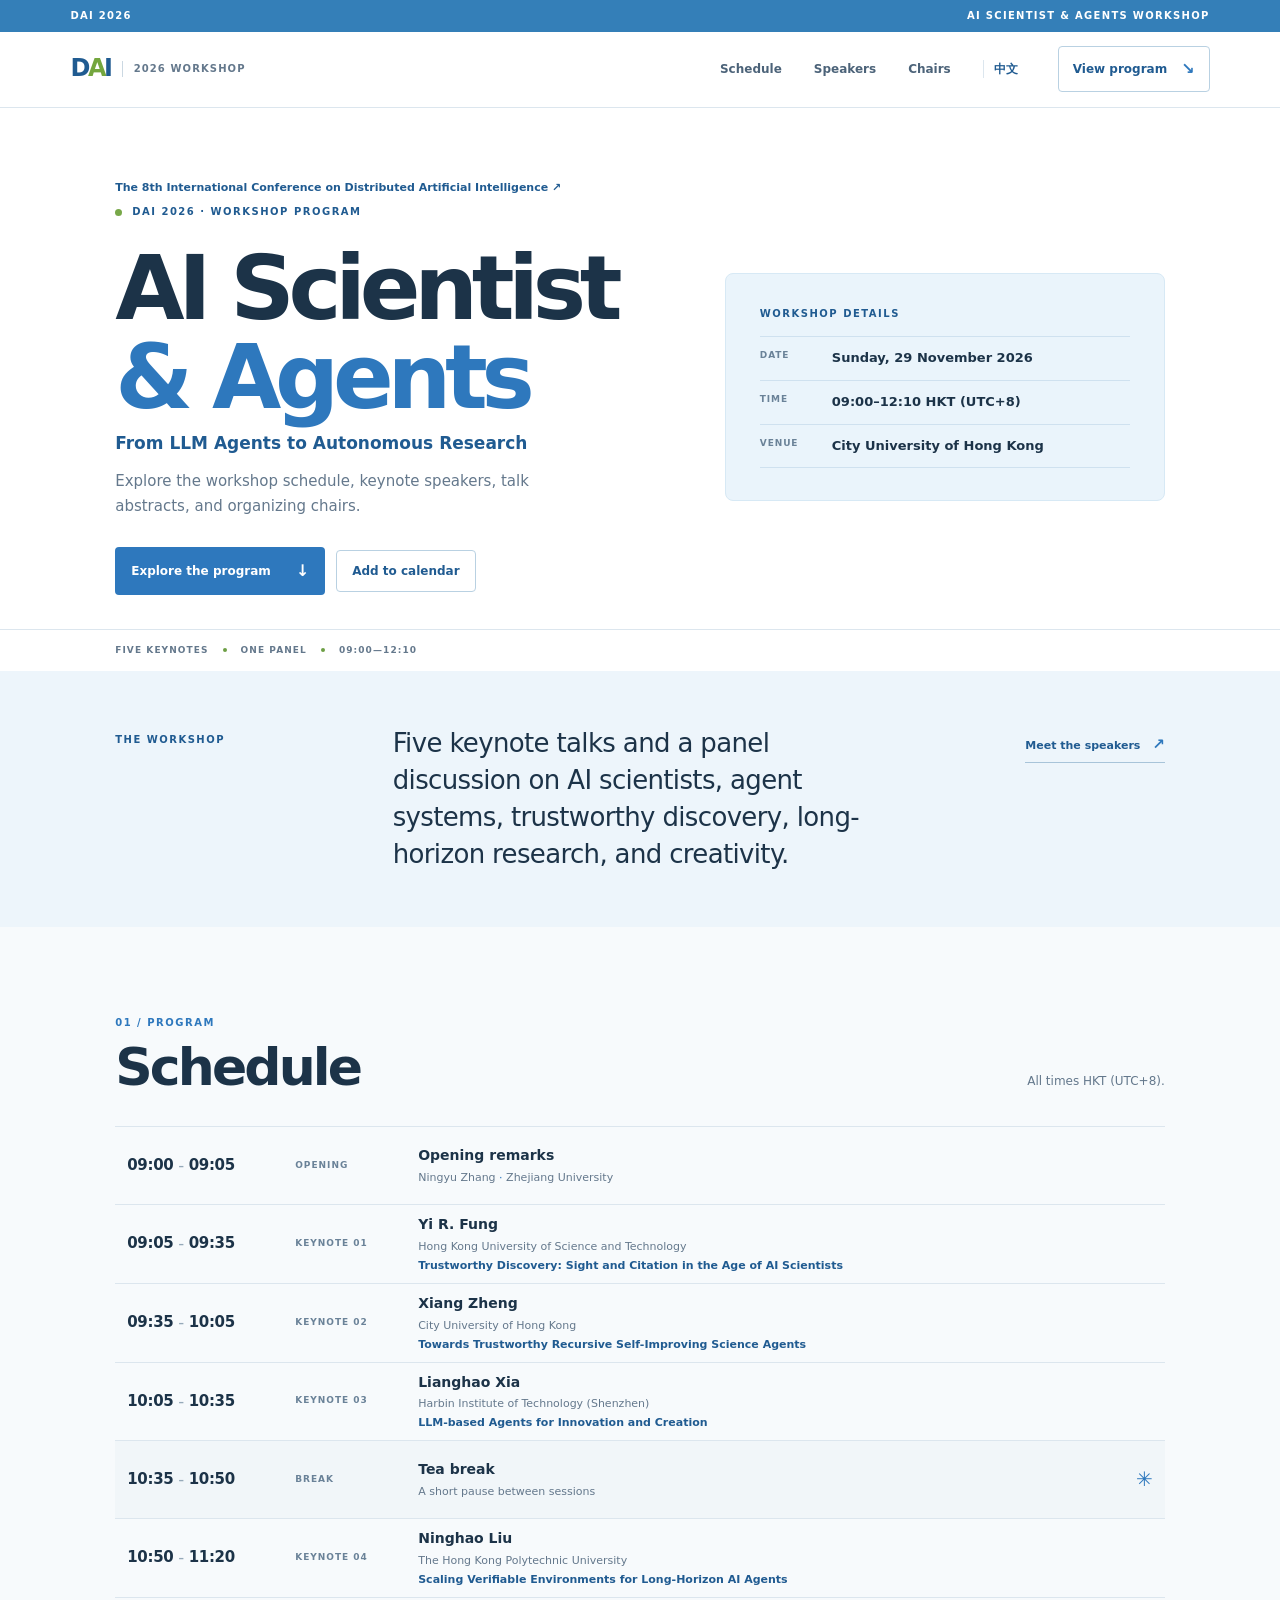
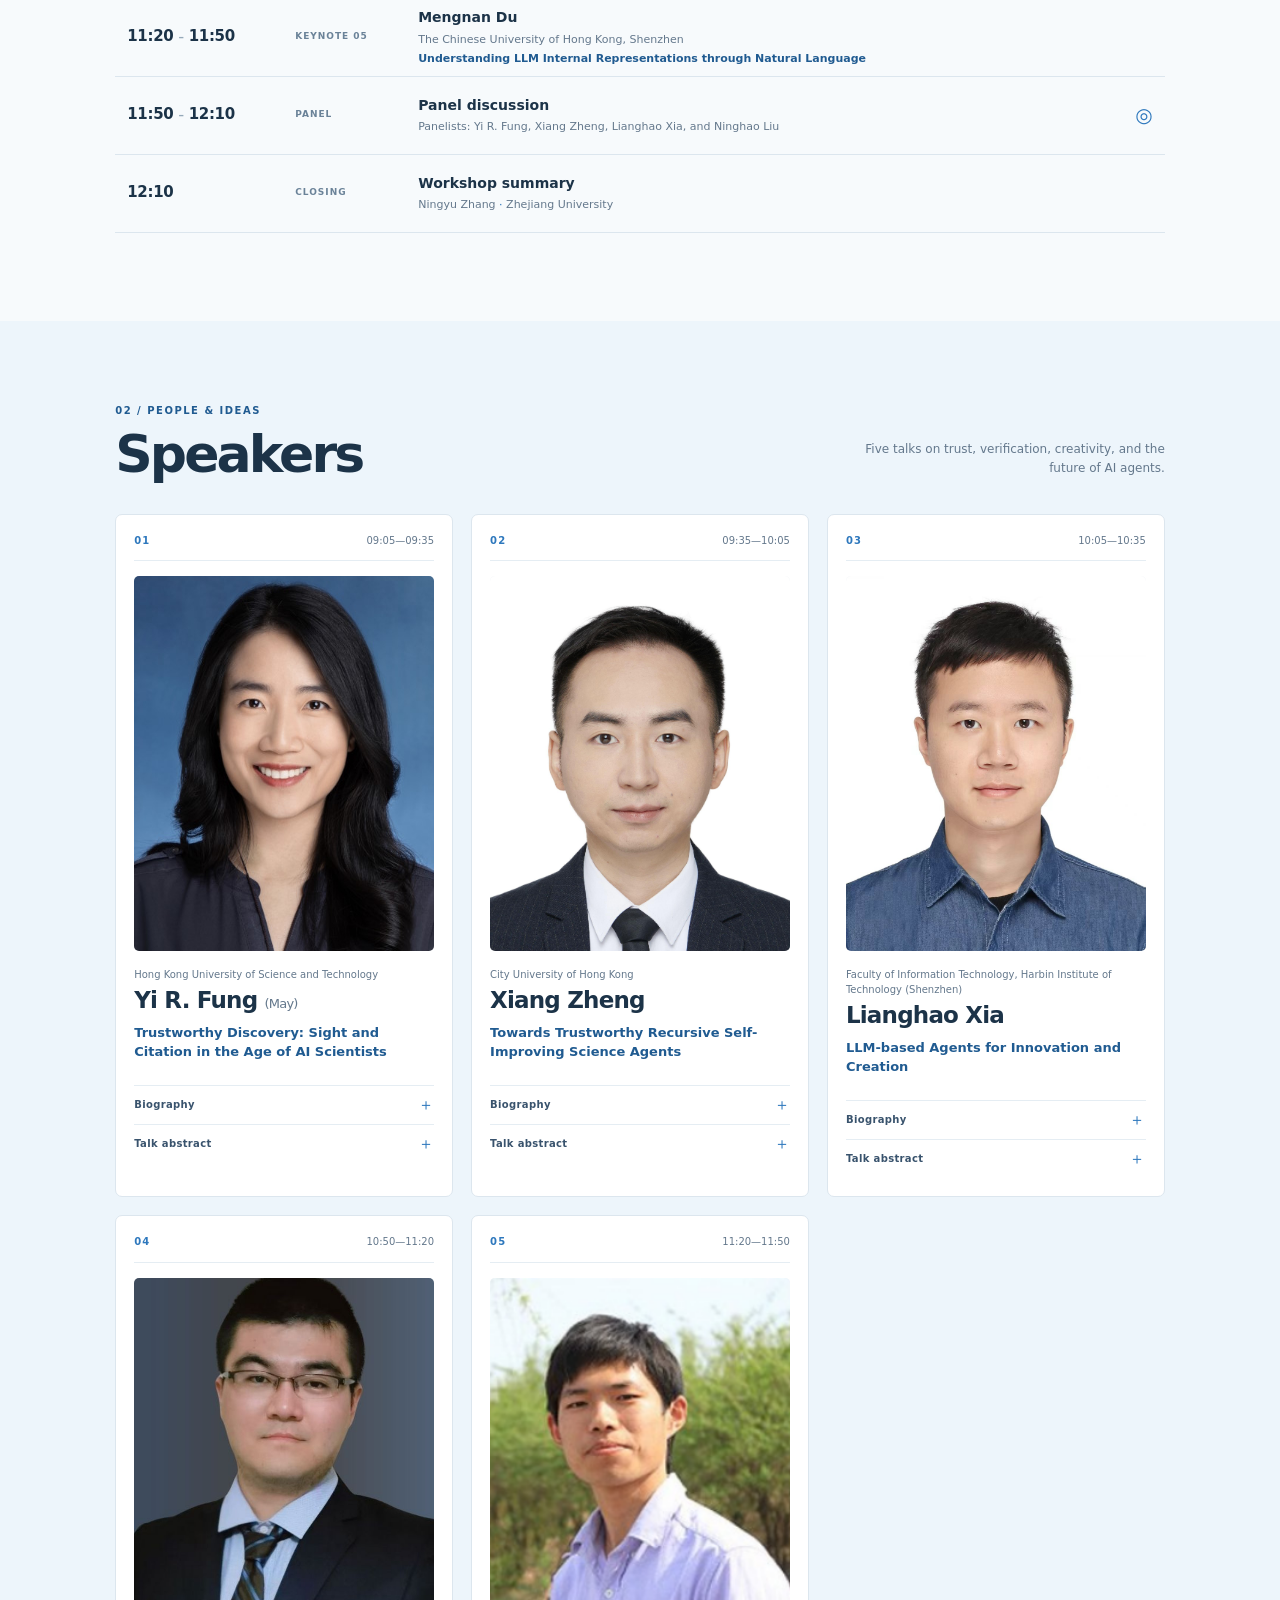
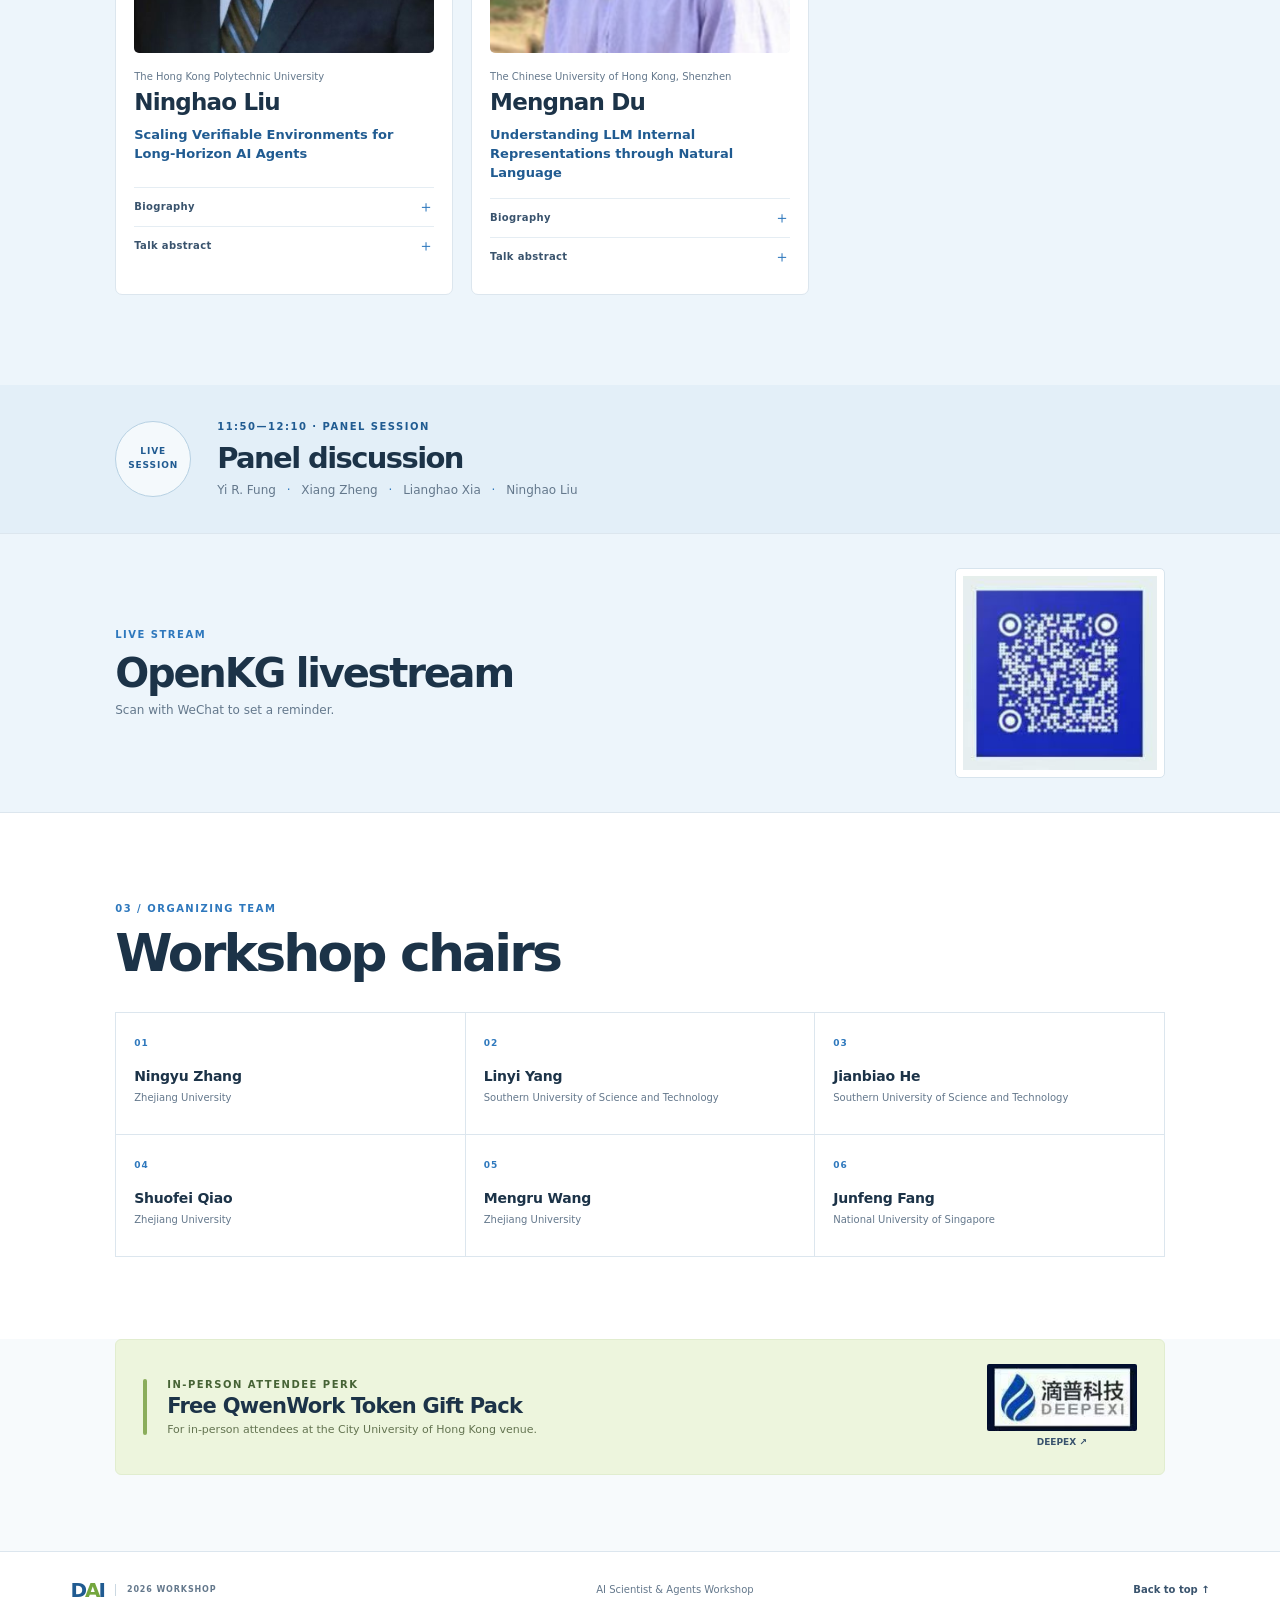
<file: index.html>
<!doctype html>
<html lang="en">
  <head>
    <meta charset="utf-8" />
    <meta name="viewport" content="width=device-width, initial-scale=1" />
    <meta
      name="description"
      content="DAI 2026 AI Scientist & Agents Workshop: program schedule, speakers, talks, and chairs."
    />
    <meta name="theme-color" content="#101d31" />
    <title>DAI 2026 — AI Scientist &amp; Agents Workshop</title>
    <link rel="stylesheet" href="./styles.css" />
  </head>
  <body>
    <div class="topline"><span>DAI 2026</span><span>AI Scientist &amp; Agents Workshop</span></div>
    <header class="site-header">
      <a class="wordmark" href="#top" aria-label="DAI 2026 workshop home">
        <span class="wordmark-mark">D<span>A</span>I</span>
        <span class="wordmark-caption">2026 workshop</span>
      </a>
      <nav aria-label="Main navigation">
        <a href="#schedule">Schedule</a>
        <a href="#speakers">Speakers</a>
        <a href="#chairs">Chairs</a>
        <a class="language-link" href="./zh/" lang="zh-CN">中文</a>
      </nav>
      <a class="nav-cta" href="#schedule">View program <span aria-hidden="true">↘</span></a>
    </header>

    <main id="top">
      <section class="hero" aria-labelledby="hero-title">
        <div class="hero-copy">
          <p class="conference-name"><a href="https://www.adai.ai/dai/2026/" target="_blank" rel="noopener noreferrer">The 8th International Conference on Distributed Artificial Intelligence ↗</a></p>
          <p class="eyebrow"><span class="eyebrow-dot"></span> DAI 2026 · WORKSHOP PROGRAM</p>
          <h1 id="hero-title">AI Scientist<br /><span>&amp; Agents</span></h1>
          <p class="hero-tagline">From LLM Agents to Autonomous Research</p>
          <p class="hero-intro">
            Explore the workshop schedule, keynote speakers, talk abstracts, and organizing chairs.
          </p>
          <div class="hero-actions">
            <a class="button-primary" href="#schedule">Explore the program <span aria-hidden="true">↓</span></a>
            <a class="button-secondary" href="./dai-2026-workshop.ics" download>Add to calendar</a>
          </div>
        </div>
        <aside class="hero-summary" aria-label="Workshop details">
          <p class="section-kicker">WORKSHOP DETAILS</p>
          <div class="summary-meta">
            <div class="summary-row"><span class="summary-label">DATE</span><strong>Sunday, 29 November 2026</strong></div>
            <div class="summary-row"><span class="summary-label">TIME</span><strong>09:00–12:10 HKT (UTC+8)</strong></div>
            <div class="summary-row"><span class="summary-label">VENUE</span><strong>City University of Hong Kong</strong></div>
          </div>
        </aside>
        <div class="hero-foot">
          <span>FIVE KEYNOTES</span><i></i><span>ONE PANEL</span><i></i><span>09:00—12:10</span>
        </div>
      </section>

      <section class="intro-band" aria-label="Workshop overview">
        <p class="section-kicker">THE WORKSHOP</p>
        <p class="intro-statement">
          Five keynote talks and a panel discussion on AI scientists, agent systems, trustworthy discovery, long-horizon research, and creativity.
        </p>
        <a class="text-link" href="#speakers">Meet the speakers <span aria-hidden="true">↗</span></a>
      </section>

      <section class="section schedule-section" id="schedule" aria-labelledby="schedule-title">
        <div class="section-heading">
          <div>
            <p class="section-kicker">01 / PROGRAM</p>
            <h2 id="schedule-title">Schedule</h2>
          </div>
          <p class="section-note">All times HKT (UTC+8).</p>
        </div>
        <div class="schedule-list">
          <article class="schedule-row">
            <time>09:00<span>–</span>09:05</time>
            <div class="schedule-type">OPENING</div>
            <div class="schedule-detail"><h3>Opening remarks</h3><p>Ningyu Zhang <span>·</span> Zhejiang University</p></div>
            <a class="row-arrow" href="#chairs" aria-label="About Ningyu Zhang">↗</a>
          </article>
          <article class="schedule-row">
            <time>09:05<span>–</span>09:35</time>
            <div class="schedule-type">KEYNOTE 01</div>
            <div class="schedule-detail"><h3>Yi R. Fung</h3><p>Hong Kong University of Science and Technology</p><p class="schedule-talk-title">Trustworthy Discovery: Sight and Citation in the Age of AI Scientists</p></div>
            <a class="row-arrow" href="#yi-fung" aria-label="About Yi R. Fung">↗</a>
          </article>
          <article class="schedule-row">
            <time>09:35<span>–</span>10:05</time>
            <div class="schedule-type">KEYNOTE 02</div>
            <div class="schedule-detail"><h3>Xiang Zheng</h3><p>City University of Hong Kong</p><p class="schedule-talk-title">Towards Trustworthy Recursive Self-Improving Science Agents</p></div>
            <a class="row-arrow" href="#xiang-zheng" aria-label="About Xiang Zheng">↗</a>
          </article>
          <article class="schedule-row">
            <time>10:05<span>–</span>10:35</time>
            <div class="schedule-type">KEYNOTE 03</div>
            <div class="schedule-detail"><h3>Lianghao Xia</h3><p>Harbin Institute of Technology (Shenzhen)</p><p class="schedule-talk-title">LLM-based Agents for Innovation and Creation</p></div>
            <a class="row-arrow" href="#lianghao-xia" aria-label="About Lianghao Xia">↗</a>
          </article>
          <article class="schedule-row schedule-break">
            <time>10:35<span>–</span>10:50</time>
            <div class="schedule-type">BREAK</div>
            <div class="schedule-detail"><h3>Tea break</h3><p>A short pause between sessions</p></div>
            <span class="break-mark" aria-hidden="true">✳</span>
          </article>
          <article class="schedule-row">
            <time>10:50<span>–</span>11:20</time>
            <div class="schedule-type">KEYNOTE 04</div>
            <div class="schedule-detail"><h3>Ninghao Liu</h3><p>The Hong Kong Polytechnic University</p><p class="schedule-talk-title">Scaling Verifiable Environments for Long-Horizon AI Agents</p></div>
            <a class="row-arrow" href="#ninghao-liu" aria-label="About Ninghao Liu">↗</a>
          </article>
          <article class="schedule-row">
            <time>11:20<span>–</span>11:50</time>
            <div class="schedule-type">KEYNOTE 05</div>
            <div class="schedule-detail"><h3>Mengnan Du</h3><p>The Chinese University of Hong Kong, Shenzhen</p><p class="schedule-talk-title">Understanding LLM Internal Representations through Natural Language</p></div>
            <a class="row-arrow" href="#mengnan-du" aria-label="About Mengnan Du">↗</a>
          </article>
          <article class="schedule-row schedule-panel">
            <time>11:50<span>–</span>12:10</time>
            <div class="schedule-type">PANEL</div>
            <div class="schedule-detail"><h3>Panel discussion</h3><p>Panelists: Yi R. Fung, Xiang Zheng, Lianghao Xia, and Ninghao Liu</p></div>
            <span class="panel-mark" aria-hidden="true">◎</span>
          </article>
          <article class="schedule-row">
            <time>12:10</time>
            <div class="schedule-type">CLOSING</div>
            <div class="schedule-detail"><h3>Workshop summary</h3><p>Ningyu Zhang <span>·</span> Zhejiang University</p></div>
            <a class="row-arrow" href="#chairs" aria-label="About Ningyu Zhang">↗</a>
          </article>
        </div>
      </section>

      <section class="speaker-section" id="speakers" aria-labelledby="speakers-title">
        <div class="section speaker-heading">
          <div class="section-heading">
            <div>
              <p class="section-kicker">02 / PEOPLE &amp; IDEAS</p>
              <h2 id="speakers-title">Speakers</h2>
            </div>
            <p class="section-note">Five talks on trust, verification, creativity, and the future of AI agents.</p>
          </div>
        </div>
        <div class="speaker-grid">
          <article class="speaker-card" id="yi-fung">
            <div class="speaker-top"><span class="speaker-number">01</span><span class="speaker-time">09:05—09:35</span></div>
            <div class="speaker-photo"><img src="./assets/yi-r-fung.png" alt="Yi R. Fung (May)" loading="lazy" /></div>
            <p class="speaker-affiliation">Hong Kong University of Science and Technology</p>
            <h3>Yi R. Fung <span class="speaker-aside">(May)</span></h3>
            <p class="talk-title">Trustworthy Discovery: Sight and Citation in the Age of AI Scientists</p>
            <details><summary>Biography <span>＋</span></summary><p>Yi R. (May) Fung is an Assistant Professor at the Department of Computer Science and Engineering (CSE), Hong Kong University of Science and Technology (HKUST). She received her Ph.D. from the University of Illinois, after which she spent time visiting MIT as a postdoctoral researcher. May drives cutting-edge research in the domain of human-centric trustworthy AI/NLP model reasoning, with cognitively grounded scalable alignment principles and a focus on advancing multimodal knowledge robustness mechanisms. In particular, she has published over 50 papers at top-tier machine learning venues along the topics of MLLM agentic frameworks, retrieval-augmented generation, and multi-lingual cross-culture situation understanding for diverse real-world applications (e.g., software, healthcare, business, education, media communication). Her stellar research has received much recognition internationally, including the ACL’24 Outstanding Paper Award, NAACL’24 Outstanding Paper Award, and NAACL’21 Best Demo Paper Award. In addition, she serves on the Organizing Committee for ACL/EMNLP/IJCAI, and as Senior Area Chair for top ML/NLP conferences (e.g., ICML, ACL). She leads a young, energetic, and growing research lab, with a number of students awarded or nominated highly selective merit fellowships. Her work has been reported by various mainstream news outlets, including Forbes, TVB News, and The Paper.</p></details>
            <details><summary>Talk abstract <span>＋</span></summary><p>Can an AI agent truly perform scientific research if it cannot read complex multi-modal web structures or back its claims with verified evidence? To advance AI agents from simple text summarizers to true research partners, we must endow them with both visual adaptability and unquestionable academic rigor. This keynote highlights two pivotal advancements toward this goal. We explore Webwatcher, an agent breaking new ground in vision-language deep research by visually navigating the web to synthesize complex multi-modal information. We then present CiteGuard, a framework addressing the existential issue of LLM hallucination in scholarly writing through strict, retrieval-augmented citation validation. Join us as we examine how sight and faithful attribution form the dual pillars of the next frontier in automated scientific discovery.</p></details>
          </article>

          <article class="speaker-card" id="xiang-zheng">
            <div class="speaker-top"><span class="speaker-number">02</span><span class="speaker-time">09:35—10:05</span></div>
            <div class="speaker-photo"><img src="./assets/xiang-zheng.jpg" alt="Xiang Zheng" loading="lazy" /></div>
            <p class="speaker-affiliation">City University of Hong Kong</p>
            <h3>Xiang Zheng</h3>
            <p class="talk-title">Towards Trustworthy Recursive Self-Improving Science Agents</p>
            <details><summary>Biography <span>＋</span></summary><p>Dr. Xiang Zheng is a Research Assistant Professor at the Hong Kong Institute of AI for Science (HKAI-Sci), City University of Hong Kong, and also works closely with Prof. Xingjun Ma at the Institute of Trustworthy Embodied AI, Fudan University. He received his Ph.D. from City University of Hong Kong in 2024 under the supervision of Prof. Cong Wang, his M.Sc. from Tsinghua University in 2019 (advised by Prof. Tao Zhang), and dual B.Sc. degrees from Beihang University in 2016, and is a recipient of the CityU Presidential PhD Scholarship. His research focuses on Reinforcement Learning, Trustworthy AI, Generative AI, and AI Agent systems, with particular interest in adversarial robustness evaluation, AI red teaming, and the safety and privacy of LLM-powered agent systems. His work has appeared in leading AI and cybersecurity venues, including NeurIPS, ICML, ICLR, CVPR, AAAI, IJCAI, DSN, IROS, RA-L, and CoRL.</p></details>
            <details><summary>Talk abstract <span>＋</span></summary><p>As AI agents take on increasingly open-ended research tasks, they must learn from experience rather than solve each task in isolation. Recursive self-improvement offers a route to this continual learning, but the mechanisms that accumulate capabilities can also accumulate errors and risks. In this talk, we will examine what makes recursive self-improvement trustworthy, drawing on our recent work on autonomous exploration, agent safety, and skill evolution. We will discuss how exploratory behavior can uncover useful capabilities while also producing safety failures, how unsafe yet successful trajectories can become reusable skills, and how persistent state can shape behavior across tasks. We will then consider how to distinguish genuine capability gains from optimization for narrow metrics, and how constraints on exploration, verification, and state updates can help keep improvement reliable. We will conclude by introducing SciencePal 2.0 as a research-agent system in which these questions come together, and discuss the challenges of combining scientific creativity, continual learning, and reliability.</p></details>
          </article>

          <article class="speaker-card" id="lianghao-xia">
            <div class="speaker-top"><span class="speaker-number">03</span><span class="speaker-time">10:05—10:35</span></div>
            <div class="speaker-photo"><img src="./assets/lianghao-xia.jpg" alt="Lianghao Xia" loading="lazy" /></div>
            <p class="speaker-affiliation">Faculty of Information Technology, Harbin Institute of Technology (Shenzhen)</p>
            <h3>Lianghao Xia</h3>
            <p class="talk-title">LLM-based Agents for Innovation and Creation</p>
            <details><summary>Biography <span>＋</span></summary><p>Lianghao Xia is a Professor in the Faculty of Information Technology at Harbin Institute of Technology (Shenzhen). He previously served as a Research Assistant Professor at The University of Hong Kong. His research focuses on large language model agents and data mining. Thirteen of his papers have been selected among the most influential papers at major international conferences, and his work has received over 11,000 citations. He has received Best Paper nominations at ACM MM 2024, WWW 2023, and WSDM 2022, and a Tomorrow's Star nomination at the 2025 World Artificial Intelligence Conference. He has been named among AMiner AI 2000's most influential scholars and has appeared on Stanford University's global top 2% scientists list for three consecutive years.</p></details>
            <details><summary>Talk abstract <span>＋</span></summary><p>Creative work takes place in open problem spaces: it starts with valuable ideas, turns them into actionable plans, and improves them as new evidence appears. How large language model agents can support this process is central to understanding their capacity for innovation and creativity. This talk presents a series of studies centered on scientific research, covering research ideation, experimental validation, and collaboration across research workflows. It explores how agents conduct exploratory research and how to assess their research capability and output quality. Drawing on examples from video creation, the talk discusses challenges shared across creative tasks, especially idea generation, task planning, and outcome evaluation. Together, these studies examine the capabilities and limits of large language model agents in supporting innovation and creativity.</p></details>
          </article>

          <article class="speaker-card" id="ninghao-liu">
            <div class="speaker-top"><span class="speaker-number">04</span><span class="speaker-time">10:50—11:20</span></div>
            <div class="speaker-photo"><img src="./assets/ninghao-liu.png" alt="Ninghao Liu" loading="lazy" /></div>
            <p class="speaker-affiliation">The Hong Kong Polytechnic University</p>
            <h3>Ninghao Liu</h3>
            <p class="talk-title">Scaling Verifiable Environments for Long-Horizon AI Agents</p>
            <details><summary>Biography <span>＋</span></summary><p>Dr. Ninghao Liu is an Assistant Professor in the Department of Computing at The Hong Kong Polytechnic University. Prior to that, he was an Assistant Professor at the University of Georgia. He received his Ph.D. from Texas A&amp;M University in 2021. His research spans Explainable AI (XAI), Large Foundation Models, and Graph Mining. He has published papers at recognized venues such as ICML, KDD, ICLR, NeurIPS, ACL, WWW, etc. His work won the Distinguished Paper Award in AMIA 2024, Outstanding Paper Award in ICML 2022, the Best Paper Award Shortlist in WWW 2019. He also received the Google Research Scholar award in 2025.</p></details>
            <details><summary>Talk abstract <span>＋</span></summary><p>Large language model (LLM) agents have demonstrated remarkable capabilities in solving short, well-defined tasks. However, extending these capabilities to complex, long-horizon workflows remains challenging. Such tasks require sustained planning, iterative execution, and reliable verification over hundreds of interactions. Meanwhile, the scarcity of high-quality, verifiable training environments limits further progress. In this talk, I will present our recent research on evaluating and improving long-horizon AI agents through scalable, verifiable environments. First, I will introduce Long-Horizon-Terminal-Bench, a benchmark that evaluates agents on complex terminal tasks using fine-grained verification and dense rewards. Second, I will discuss Recursive Synthetic Terminal Tasks, a framework that progressively synthesizes challenging tasks with executable solutions and reliable verifiers. Finally, I will present Software-in-the-Loop Reconstruction, which leverages existing scientific software to construct verifiable training tasks without manually authored reference solutions.</p></details>
          </article>

          <article class="speaker-card" id="mengnan-du">
            <div class="speaker-top"><span class="speaker-number">05</span><span class="speaker-time">11:20—11:50</span></div>
            <div class="speaker-photo"><img src="./assets/mengnan-du.png" alt="Mengnan Du" loading="lazy" /></div>
            <p class="speaker-affiliation">The Chinese University of Hong Kong, Shenzhen</p>
            <h3>Mengnan Du</h3>
            <p class="talk-title">Understanding LLM Internal Representations through Natural Language</p>
            <details><summary>Biography <span>＋</span></summary><p>Mengnan Du is an Assistant Professor and Presidential Young Fellow at the School of Artificial Intelligence of The Chinese University of Hong Kong, Shenzhen. He earned his Ph.D. in Computer Science from Texas A&amp;M University. Before joining CUHK–SZ, he served as an Assistant Professor at the New Jersey Institute of Technology. His research primarily focuses on trustworthy large language models (LLMs). He has published over 120 papers with more than 13,000 Google Scholar citations. His contributions have been recognized with the Cisco Research Award, the NJIT Faculty Research Excellence Award, and inclusion in the Top 2% Scientist Worldwide list for 2024–2026 by Stanford University. He is deeply involved in the academic community, regularly serving as the Senior Area Chair for EMNLP and an Area Chair for conferences such as ICLR, NeurIPS, ICML, ACL, and AISTATS.</p></details>
            <details><summary>Talk abstract <span>＋</span></summary><p>Understanding the internal representations of large language models (LLMs) is essential for improving their transparency, reliability, and alignment with human expectations. In this talk, I will present our recent research on interpreting LLM internal representations through natural language explanations. Specifically, I will introduce three approaches: (1) Rep2Text, which reconstructs input text from hidden representations; (2) Universal Activation Verbalizer (UAV), which enables natural language explanations of model activations across different LLMs; and (3) SAEExplainer, which generates and refines explanations of sparse autoencoder (SAE) features using mechanistic feedback. Together, these approaches explore how natural language can serve as an intuitive interface for understanding the internal mechanisms of LLMs, while highlighting the challenges and opportunities for developing more faithful and reliable explanations.</p></details>
          </article>
        </div>
      </section>

      <section class="panel-band" aria-labelledby="panel-title">
        <div class="panel-index">LIVE<br />SESSION</div>
        <div>
          <p class="section-kicker">11:50—12:10 · PANEL SESSION</p>
          <h2 id="panel-title">Panel discussion</h2>
          <p>Yi R. Fung <span>·</span> Xiang Zheng <span>·</span> Lianghao Xia <span>·</span> Ninghao Liu</p>
        </div>
      </section>

      <section class="livestream-band" id="livestream" aria-labelledby="livestream-title">
        <div class="livestream-copy">
          <p class="section-kicker">LIVE STREAM</p>
          <h2 id="livestream-title">OpenKG livestream</h2>
          <p>Scan with WeChat to set a reminder.</p>
        </div>
        <img class="livestream-qr" src="./assets/openkg-livestream-qr.png" alt="OpenKG livestream reminder QR code" loading="lazy" />
      </section>

      <section class="section chairs-section" id="chairs" aria-labelledby="chairs-title">
        <div class="section-heading">
          <div>
            <p class="section-kicker">03 / ORGANIZING TEAM</p>
            <h2 id="chairs-title">Workshop chairs</h2>
          </div>
        </div>
        <div class="chair-grid">
          <article><span>01</span><h3>Ningyu Zhang</h3><p>Zhejiang University</p></article>
          <article><span>02</span><h3>Linyi Yang</h3><p>Southern University of Science and Technology</p></article>
          <article><span>03</span><h3>Jianbiao He</h3><p>Southern University of Science and Technology</p></article>
          <article><span>04</span><h3>Shuofei Qiao</h3><p>Zhejiang University</p></article>
          <article><span>05</span><h3>Mengru Wang</h3><p>Zhejiang University</p></article>
          <article><span>06</span><h3>Junfeng Fang</h3><p>National University of Singapore</p></article>
        </div>
      </section>

      <aside class="giveaway">
        <span class="giveaway-mark" aria-hidden="true"></span>
        <div><p class="section-kicker">IN-PERSON ATTENDEE PERK</p><h2>Free QwenWork Token Gift Pack</h2><p>For in-person attendees at the City University of Hong Kong venue.</p></div>
        <a class="partner-link" href="https://www.deepexi.com/" target="_blank" rel="noopener noreferrer" aria-label="DEEPEX official website"><img src="./assets/deepex-logo.png" alt="DEEPEX 滴普科技" loading="lazy" /><span>DEEPEX ↗</span></a>
      </aside>
    </main>

    <footer class="site-footer">
      <a class="wordmark footer-mark" href="#top"><span class="wordmark-mark">D<span>A</span>I</span><span class="wordmark-caption">2026 workshop</span></a>
      <p>AI Scientist &amp; Agents Workshop</p>
      <a href="#top" class="back-top">Back to top ↑</a>
    </footer>
  </body>
</html>
</file>
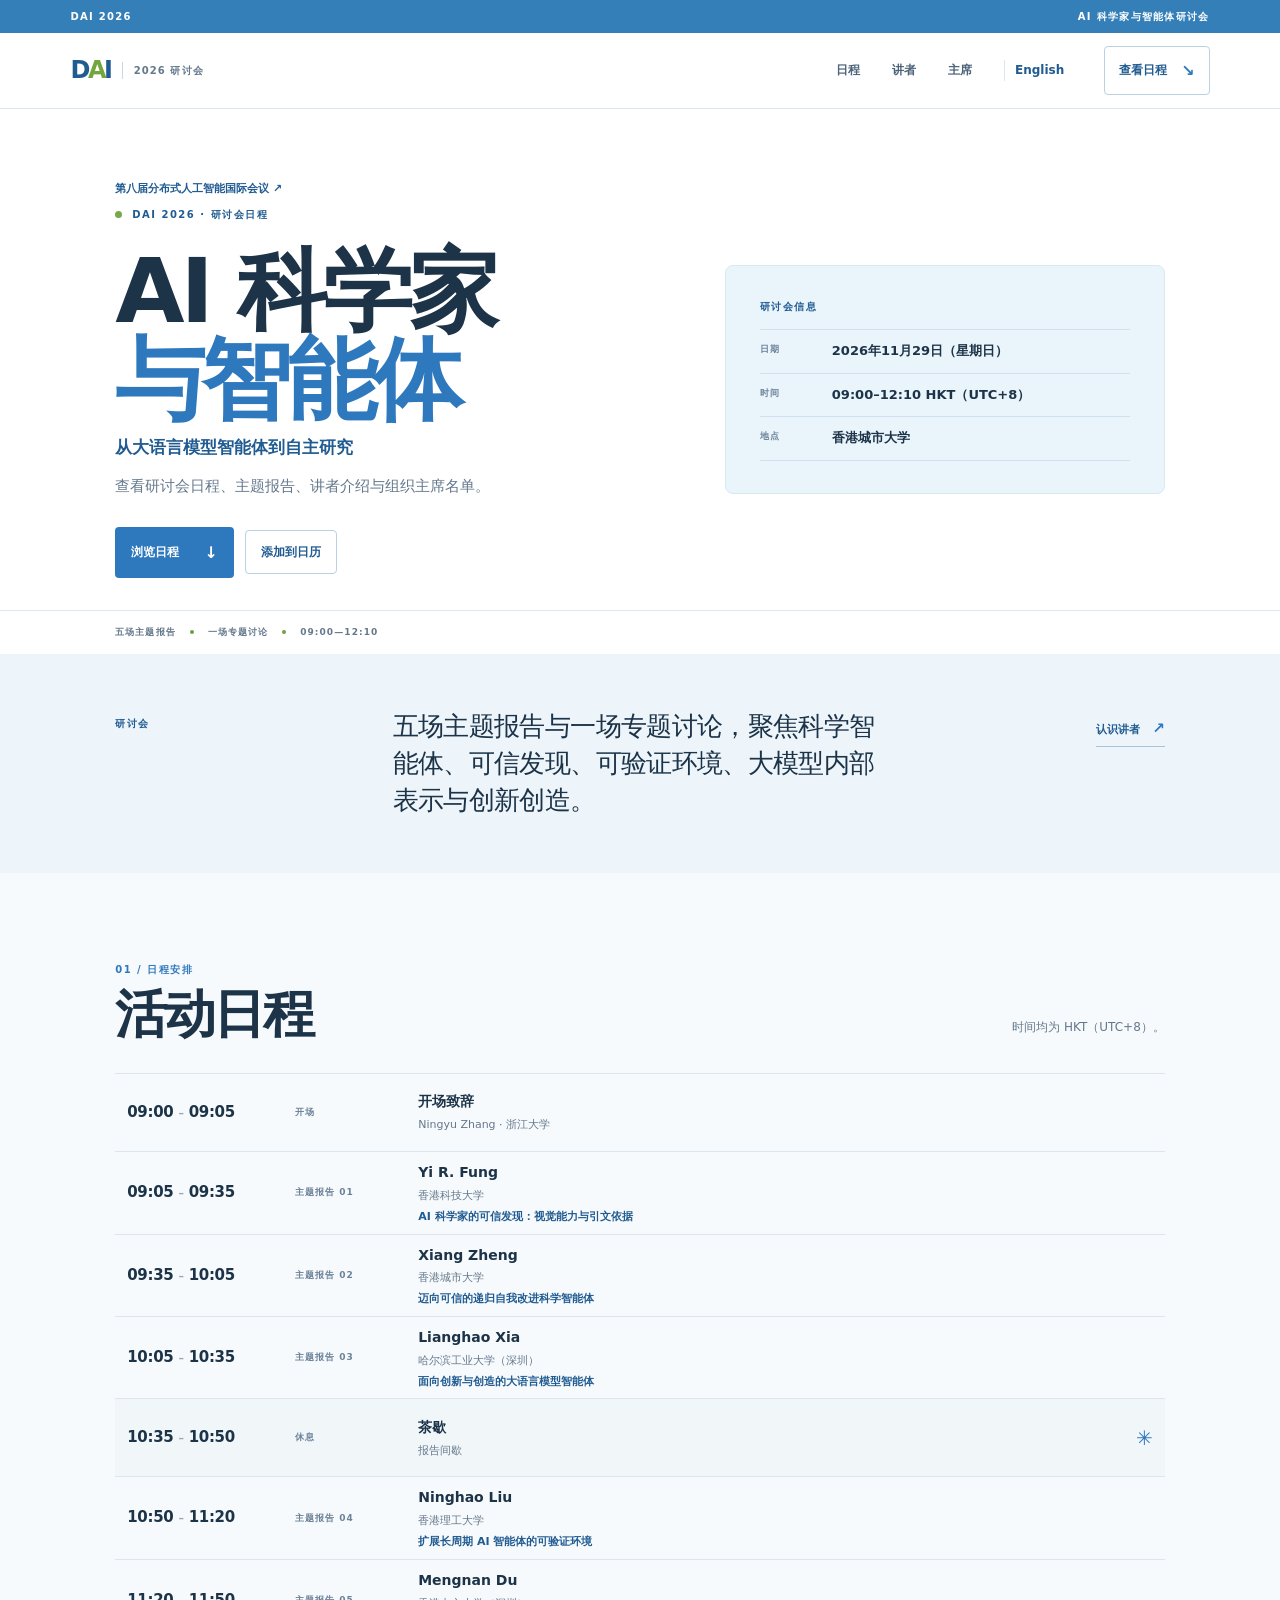
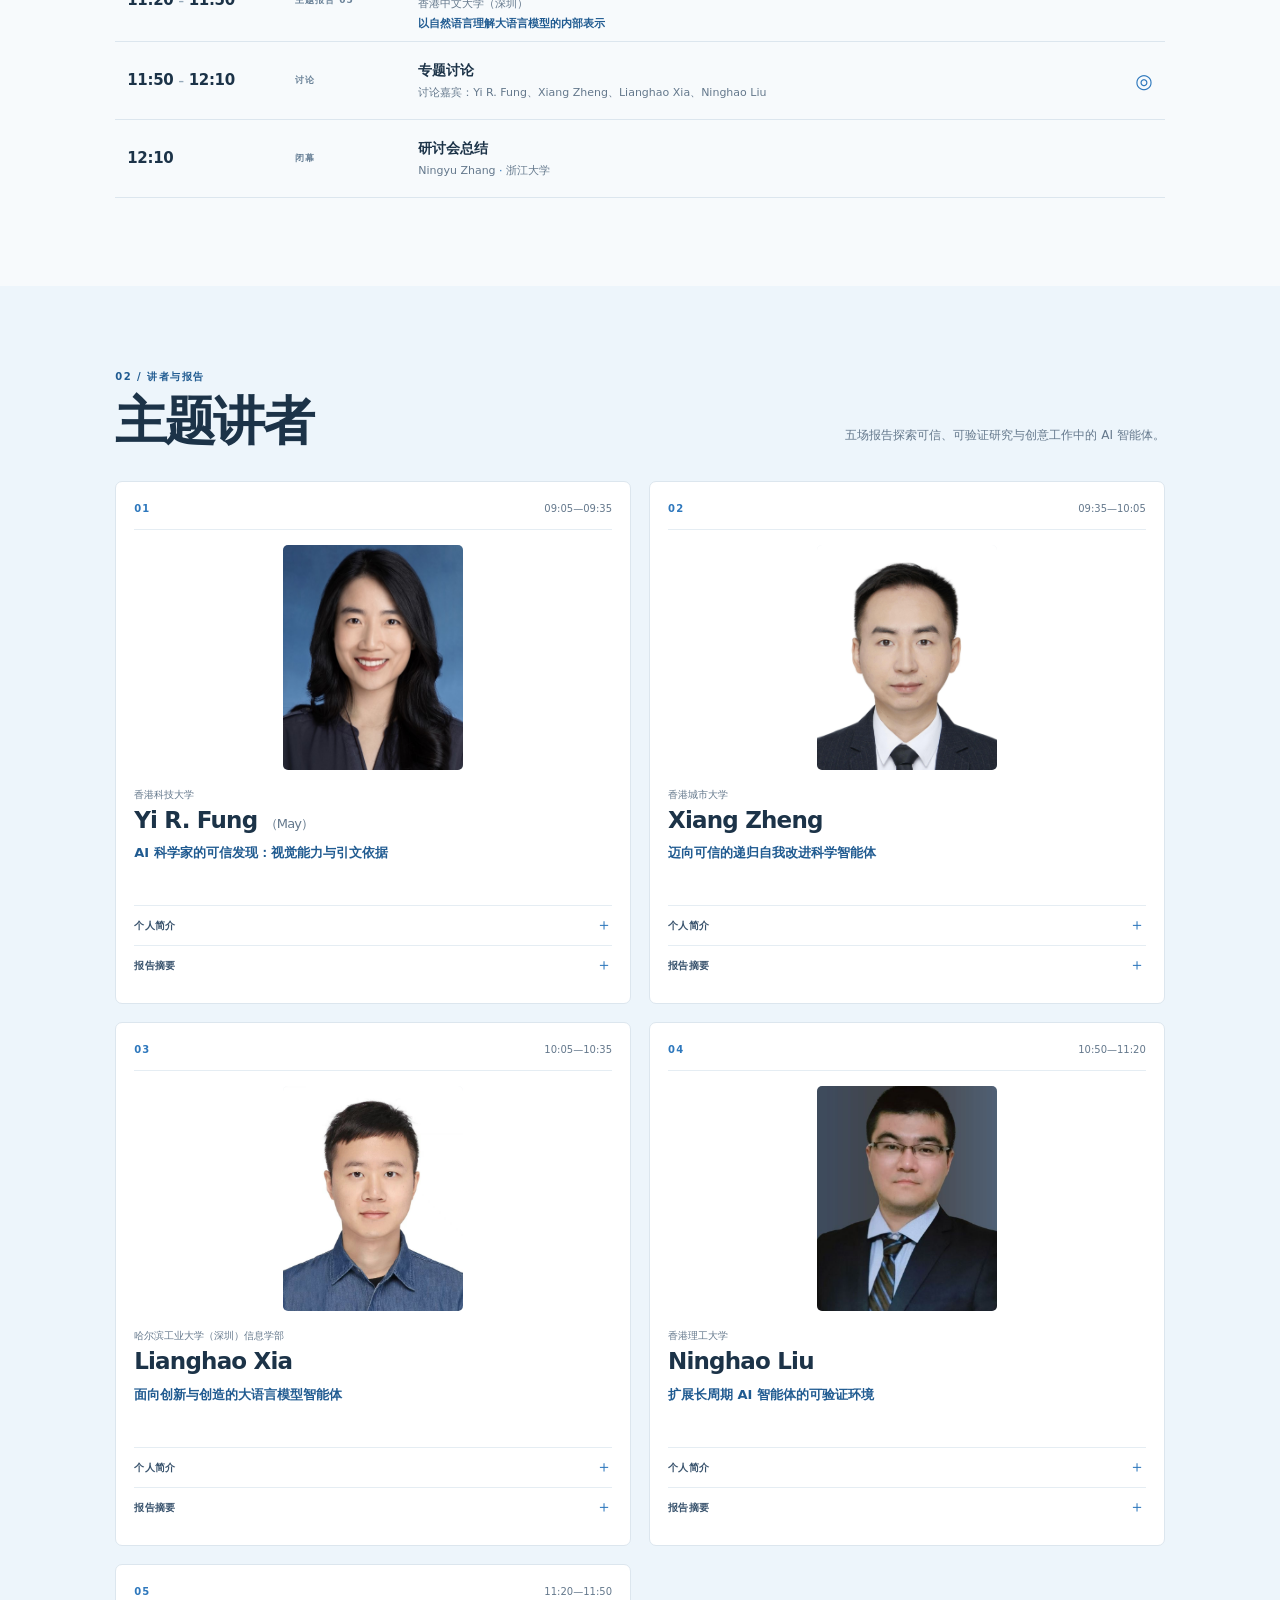
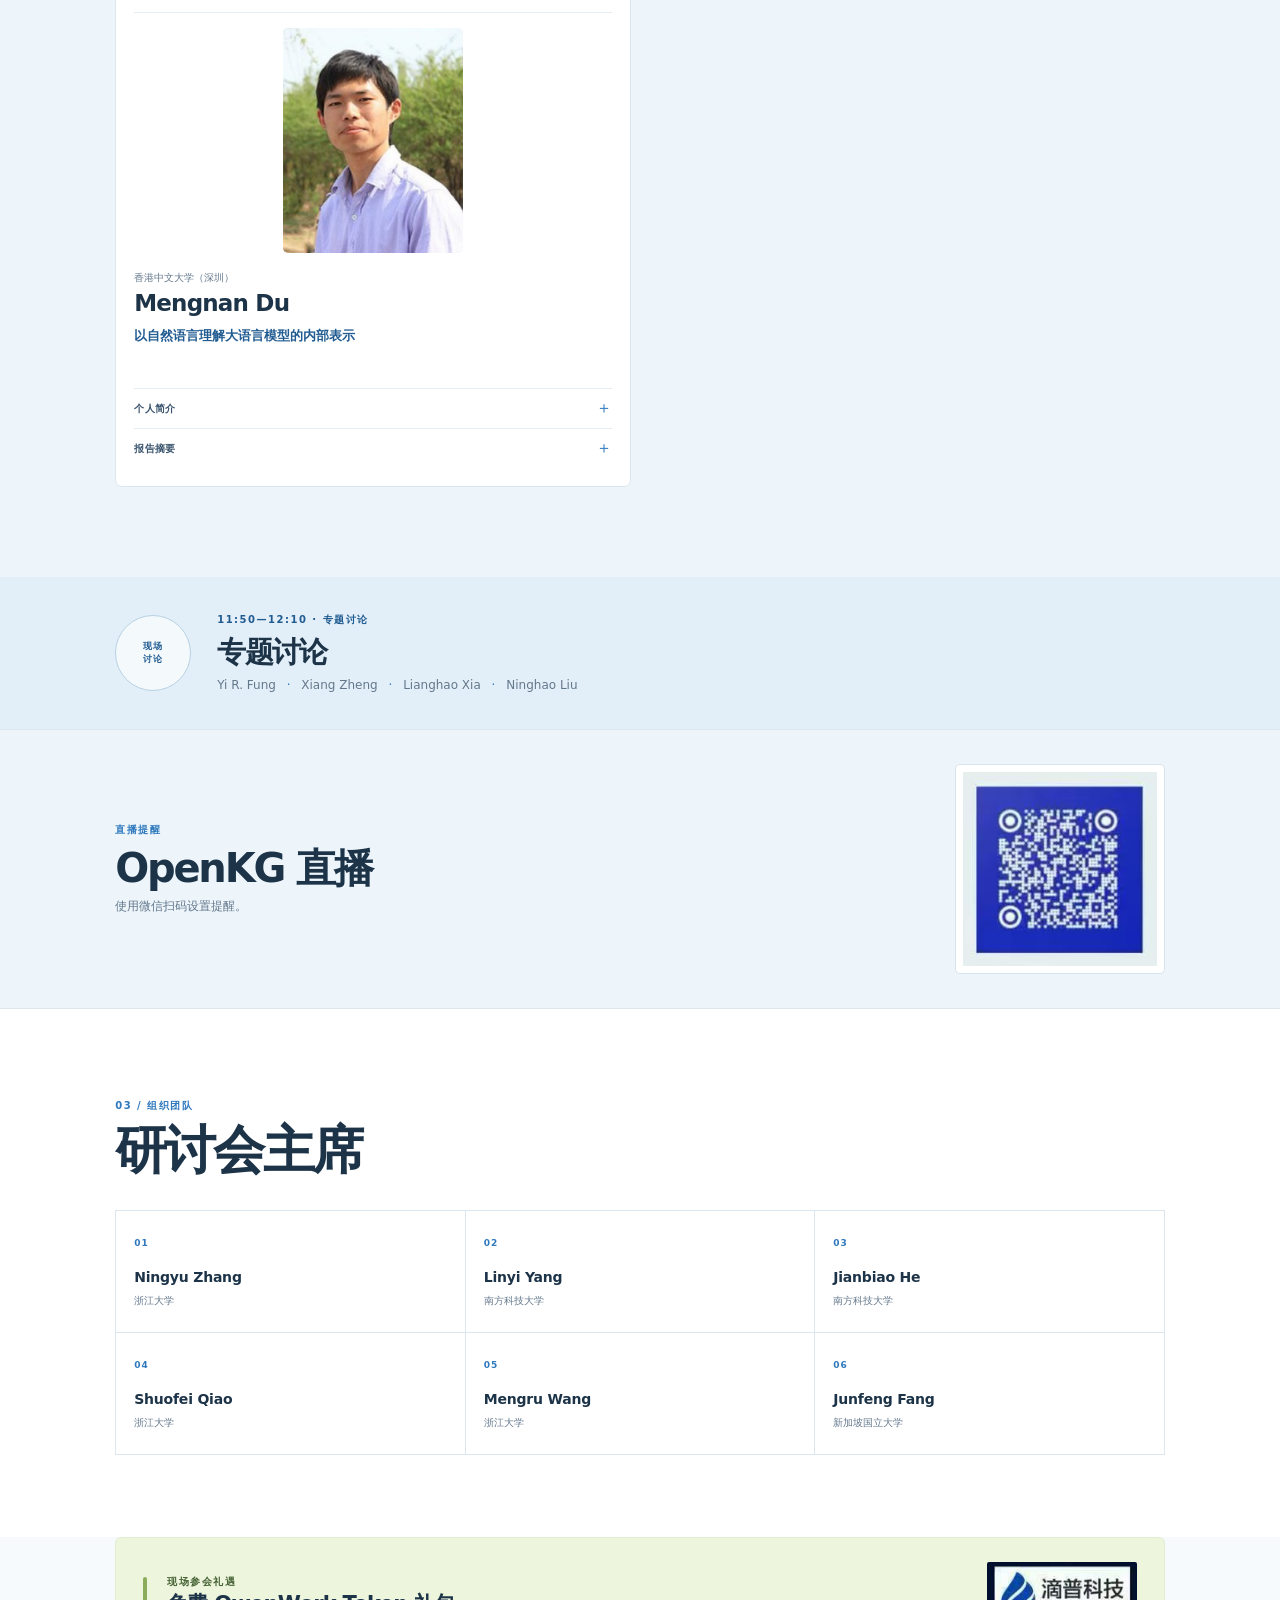
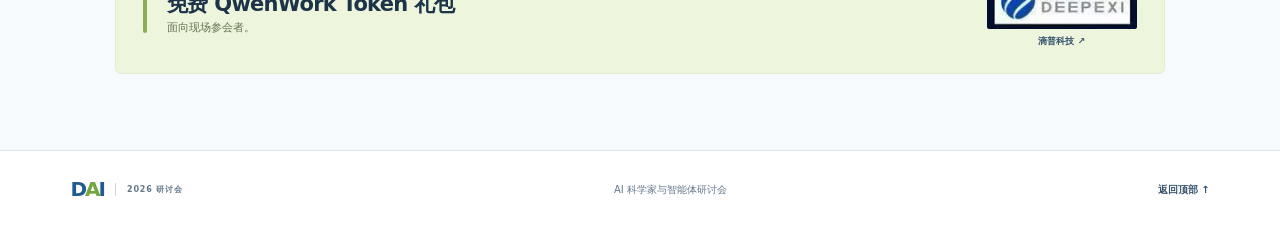
<file: zh/index.html>
<!doctype html>
<html lang="zh-CN">
  <head>
    <meta charset="utf-8" />
    <meta name="viewport" content="width=device-width, initial-scale=1" />
    <meta
      name="description"
      content="DAI 2026 AI 科学家与智能体研讨会：日程安排、讲者介绍、报告摘要与主席名单。"
    />
    <meta name="theme-color" content="#eaf4fb" />
    <title>DAI 2026 — AI 科学家与智能体研讨会</title>
    <link rel="stylesheet" href="../styles.css" />
  </head>
  <body>
    <div class="topline"><span>DAI 2026</span><span>AI 科学家与智能体研讨会</span></div>
    <header class="site-header">
      <a class="wordmark" href="#top" aria-label="DAI 2026 研讨会首页">
        <span class="wordmark-mark">D<span>A</span>I</span>
        <span class="wordmark-caption">2026 研讨会</span>
      </a>
      <nav aria-label="主导航">
        <a href="#schedule">日程</a>
        <a href="#speakers">讲者</a>
        <a href="#chairs">主席</a>
        <a class="language-link" href="../" lang="en">English</a>
      </nav>
      <a class="nav-cta" href="#schedule">查看日程 <span aria-hidden="true">↘</span></a>
    </header>

    <main id="top">
      <section class="hero" aria-labelledby="hero-title">
        <div class="hero-copy">
          <p class="conference-name"><a href="https://www.adai.ai/dai/2026/" target="_blank" rel="noopener noreferrer">第八届分布式人工智能国际会议 ↗</a></p>
          <p class="eyebrow"><span class="eyebrow-dot"></span> DAI 2026 · 研讨会日程</p>
          <h1 id="hero-title">AI 科学家<br /><span>与智能体</span></h1>
          <p class="hero-tagline">从大语言模型智能体到自主研究</p>
          <p class="hero-intro">查看研讨会日程、主题报告、讲者介绍与组织主席名单。</p>
          <div class="hero-actions">
            <a class="button-primary" href="#schedule">浏览日程 <span aria-hidden="true">↓</span></a>
            <a class="button-secondary" href="../dai-2026-workshop-zh.ics" download>添加到日历</a>
          </div>
        </div>
        <aside class="hero-summary" aria-label="研讨会信息">
          <p class="section-kicker">研讨会信息</p>
          <div class="summary-meta">
            <div class="summary-row"><span class="summary-label">日期</span><strong>2026年11月29日（星期日）</strong></div>
            <div class="summary-row"><span class="summary-label">时间</span><strong>09:00–12:10 HKT（UTC+8）</strong></div>
            <div class="summary-row"><span class="summary-label">地点</span><strong>香港城市大学</strong></div>
          </div>
        </aside>
        <div class="hero-foot">
          <span>五场主题报告</span><i></i><span>一场专题讨论</span><i></i><span>09:00—12:10</span>
        </div>
      </section>

      <section class="intro-band" aria-label="研讨会简介">
        <p class="section-kicker">研讨会</p>
        <p class="intro-statement">五场主题报告与一场专题讨论，聚焦科学智能体、可信发现、可验证环境、大模型内部表示与创新创造。</p>
        <a class="text-link" href="#speakers">认识讲者 <span aria-hidden="true">↗</span></a>
      </section>

      <section class="section schedule-section" id="schedule" aria-labelledby="schedule-title">
        <div class="section-heading">
          <div>
            <p class="section-kicker">01 / 日程安排</p>
            <h2 id="schedule-title">活动日程</h2>
          </div>
          <p class="section-note">时间均为 HKT（UTC+8）。</p>
        </div>
        <div class="schedule-list">
          <article class="schedule-row">
            <time>09:00<span>–</span>09:05</time>
            <div class="schedule-type">开场</div>
            <div class="schedule-detail"><h3>开场致辞</h3><p>Ningyu Zhang <span>·</span> 浙江大学</p></div>
            <a class="row-arrow" href="#chairs" aria-label="查看 Ningyu Zhang 信息">↗</a>
          </article>
          <article class="schedule-row">
            <time>09:05<span>–</span>09:35</time>
            <div class="schedule-type">主题报告 01</div>
            <div class="schedule-detail"><h3>Yi R. Fung</h3><p>香港科技大学</p><p class="schedule-talk-title">AI 科学家的可信发现：视觉能力与引文依据</p></div>
            <a class="row-arrow" href="#yi-fung" aria-label="查看 Yi R. Fung 介绍">↗</a>
          </article>
          <article class="schedule-row">
            <time>09:35<span>–</span>10:05</time>
            <div class="schedule-type">主题报告 02</div>
            <div class="schedule-detail"><h3>Xiang Zheng</h3><p>香港城市大学</p><p class="schedule-talk-title">迈向可信的递归自我改进科学智能体</p></div>
            <a class="row-arrow" href="#xiang-zheng" aria-label="查看 Xiang Zheng 介绍">↗</a>
          </article>
          <article class="schedule-row">
            <time>10:05<span>–</span>10:35</time>
            <div class="schedule-type">主题报告 03</div>
            <div class="schedule-detail"><h3>Lianghao Xia</h3><p>哈尔滨工业大学（深圳）</p><p class="schedule-talk-title">面向创新与创造的大语言模型智能体</p></div>
            <a class="row-arrow" href="#lianghao-xia" aria-label="查看 Lianghao Xia 介绍">↗</a>
          </article>
          <article class="schedule-row schedule-break">
            <time>10:35<span>–</span>10:50</time>
            <div class="schedule-type">休息</div>
            <div class="schedule-detail"><h3>茶歇</h3><p>报告间歇</p></div>
            <span class="break-mark" aria-hidden="true">✳</span>
          </article>
          <article class="schedule-row">
            <time>10:50<span>–</span>11:20</time>
            <div class="schedule-type">主题报告 04</div>
            <div class="schedule-detail"><h3>Ninghao Liu</h3><p>香港理工大学</p><p class="schedule-talk-title">扩展长周期 AI 智能体的可验证环境</p></div>
            <a class="row-arrow" href="#ninghao-liu" aria-label="查看 Ninghao Liu 介绍">↗</a>
          </article>
          <article class="schedule-row">
            <time>11:20<span>–</span>11:50</time>
            <div class="schedule-type">主题报告 05</div>
            <div class="schedule-detail"><h3>Mengnan Du</h3><p>香港中文大学（深圳）</p><p class="schedule-talk-title">以自然语言理解大语言模型的内部表示</p></div>
            <a class="row-arrow" href="#mengnan-du" aria-label="查看 Mengnan Du 介绍">↗</a>
          </article>
          <article class="schedule-row schedule-panel">
            <time>11:50<span>–</span>12:10</time>
            <div class="schedule-type">讨论</div>
            <div class="schedule-detail"><h3>专题讨论</h3><p>讨论嘉宾：Yi R. Fung、Xiang Zheng、Lianghao Xia、Ninghao Liu</p></div>
            <span class="panel-mark" aria-hidden="true">◎</span>
          </article>
          <article class="schedule-row">
            <time>12:10</time>
            <div class="schedule-type">闭幕</div>
            <div class="schedule-detail"><h3>研讨会总结</h3><p>Ningyu Zhang <span>·</span> 浙江大学</p></div>
            <a class="row-arrow" href="#chairs" aria-label="查看 Ningyu Zhang 信息">↗</a>
          </article>
        </div>
      </section>

      <section class="speaker-section" id="speakers" aria-labelledby="speakers-title">
        <div class="section speaker-heading">
          <div class="section-heading">
            <div>
              <p class="section-kicker">02 / 讲者与报告</p>
              <h2 id="speakers-title">主题讲者</h2>
            </div>
            <p class="section-note">五场报告探索可信、可验证研究与创意工作中的 AI 智能体。</p>
          </div>
        </div>
        <div class="speaker-grid">
          <article class="speaker-card" id="yi-fung">
            <div class="speaker-top"><span class="speaker-number">01</span><span class="speaker-time">09:05—09:35</span></div>
            <div class="speaker-photo"><img src="../assets/yi-r-fung.png" alt="Yi R. Fung（May）" loading="lazy" /></div>
            <p class="speaker-affiliation">香港科技大学</p>
            <h3>Yi R. Fung <span class="speaker-aside">（May）</span></h3>
            <p class="talk-title">AI 科学家的可信发现：视觉能力与引文依据</p>
            <details><summary>个人简介 <span>＋</span></summary><p>Yi R.（May）Fung 是香港科技大学计算机科学与工程系（CSE）助理教授。她获得伊利诺伊大学博士学位，之后曾作为博士后访问麻省理工学院。她的研究聚焦以人为中心的可信 AI 与自然语言处理模型推理、认知基础上的可扩展对齐原则，以及多模态知识鲁棒性。她已在顶级机器学习会议发表 50 余篇论文，研究涵盖多模态大语言模型智能体框架、检索增强生成，以及面向软件、医疗、商业、教育和媒体传播等实际场景的多语言跨文化情境理解。她曾获 ACL 2024 杰出论文奖、NAACL 2024 杰出论文奖和 NAACL 2021 最佳演示论文奖。她曾在 ACL、EMNLP、IJCAI 等会议组织委员会任职，并担任 ICML、ACL 等会议的高级领域主席。她领导一支年轻且不断发展的研究团队，团队学生曾获或入围多项高选择性荣誉奖学金。她的工作曾被 Forbes、TVB News 和《澎湃新闻》等媒体报道。</p></details>
            <details><summary>报告摘要 <span>＋</span></summary><p>如果 AI 智能体无法阅读复杂的多模态网页结构，也无法用经核验的证据支持其主张，它是否真的能够开展科学研究？要让智能体从文本摘要工具成长为真正的研究伙伴，就需要兼具视觉适应能力和学术严谨性。本报告介绍两项进展：Webwatcher 通过视觉方式浏览网页并综合多模态信息；CiteGuard 通过检索增强的引文验证来应对学术写作中的大语言模型幻觉。视觉理解与忠实归因共同构成自动化科学发现的两大支柱。</p></details>
          </article>

          <article class="speaker-card" id="xiang-zheng">
            <div class="speaker-top"><span class="speaker-number">02</span><span class="speaker-time">09:35—10:05</span></div>
            <div class="speaker-photo"><img src="../assets/xiang-zheng.jpg" alt="Xiang Zheng" loading="lazy" /></div>
            <p class="speaker-affiliation">香港城市大学</p>
            <h3>Xiang Zheng</h3>
            <p class="talk-title">迈向可信的递归自我改进科学智能体</p>
            <details><summary>个人简介 <span>＋</span></summary><p>Xiang Zheng 博士是香港城市大学香港人工智能科学研究院（HKAI-Sci）的研究助理教授，并与复旦大学可信具身智能研究院的 Xingjun Ma 教授密切合作。他于 2024 年在 Cong Wang 教授指导下获得香港城市大学博士学位，2019 年在 Tao Zhang 教授指导下获得清华大学硕士学位，2016 年获得北京航空航天大学两个理学学士学位，并曾获 CityU Presidential PhD Scholarship。他的研究方向包括强化学习、可信人工智能、生成式人工智能与智能体系统，尤其关注对抗鲁棒性评估、人工智能红队测试，以及大语言模型智能体系统的安全与隐私。研究成果发表于 NeurIPS、ICML、ICLR、CVPR、AAAI、IJCAI、DSN、IROS、RA-L 和 CoRL 等人工智能与网络安全重要会议及期刊。</p></details>
            <details><summary>报告摘要 <span>＋</span></summary><p>随着 AI 智能体承担更开放式的研究任务，它们需要从经验中学习，而不是孤立地解决每个任务。递归自我改进为持续学习提供了路径，但累积能力的机制也可能累积错误与风险。本报告结合自主探索、智能体安全和技能演化的近期研究，探讨可信的递归自我改进。报告将讨论探索行为如何发现有用能力并同时引发安全失误，成功但不安全的轨迹如何变成可复用技能，以及持久状态如何影响跨任务行为；并讨论如何区分真正的能力提升与针对狭窄指标的优化，以及如何通过约束探索、验证和状态更新提升可靠性。最后介绍 SciencePal 2.0，并讨论如何结合科学创造力、持续学习与可靠性。</p></details>
          </article>

          <article class="speaker-card" id="lianghao-xia">
            <div class="speaker-top"><span class="speaker-number">03</span><span class="speaker-time">10:05—10:35</span></div>
            <div class="speaker-photo"><img src="../assets/lianghao-xia.jpg" alt="Lianghao Xia" loading="lazy" /></div>
            <p class="speaker-affiliation">哈尔滨工业大学（深圳）信息学部</p>
            <h3>Lianghao Xia</h3>
            <p class="talk-title">面向创新与创造的大语言模型智能体</p>
            <details><summary>个人简介 <span>＋</span></summary><p>Lianghao Xia 是哈尔滨工业大学（深圳）信息学部教授，此前曾任香港大学研究助理教授，研究方向包括大语言模型智能体与数据挖掘。他的研究成果中有 13 篇入选国际重要会议最具影响力论文，累计获得超过 11,000 次引用，曾获 ACM MM 2024、WWW 2023 和 WSDM 2022 最佳论文提名，以及 2025 年世界人工智能大会“明日之星”提名奖。他入选 AMiner AI 2000 最具影响力学者榜单，并连续三年入选斯坦福大学全球前 2% 科学家榜单。</p></details>
            <details><summary>报告摘要 <span>＋</span></summary><p>复杂的创造性工作需要在开放的问题空间中形成有价值的想法，将其转化为可执行的计划，并根据不断出现的新证据持续完善。大语言模型智能体如何支持这一过程，是理解其创新与创造能力的核心问题。本报告将介绍一系列以科学研究为主要场景的工作，涵盖研究构思、实验验证与科研工作流协同，探讨智能体如何开展探索性研究，以及如何评估其研究能力与产出质量。报告还将结合视频创作中的案例，讨论不同创造性任务面临的共同挑战，重点涉及创意形成、任务规划与结果评价。通过这些研究，报告将分析大语言模型智能体在支持创新与创造方面的能力及局限。</p></details>
          </article>

          <article class="speaker-card" id="ninghao-liu">
            <div class="speaker-top"><span class="speaker-number">04</span><span class="speaker-time">10:50—11:20</span></div>
            <div class="speaker-photo"><img src="../assets/ninghao-liu.png" alt="Ninghao Liu" loading="lazy" /></div>
            <p class="speaker-affiliation">香港理工大学</p>
            <h3>Ninghao Liu</h3>
            <p class="talk-title">扩展长周期 AI 智能体的可验证环境</p>
            <details><summary>个人简介 <span>＋</span></summary><p>Ninghao Liu 博士是香港理工大学计算学系助理教授，此前曾任佐治亚大学助理教授。他于 2021 年获德州农工大学博士学位。研究领域包括可解释人工智能（XAI）、大规模基础模型和图挖掘。论文发表于 ICML、KDD、ICLR、NeurIPS、ACL、WWW 等重要会议。他的工作获得 AMIA 2024 杰出论文奖、ICML 2022 优秀论文奖，并入围 WWW 2019 最佳论文奖。他还于 2025 年获 Google Research Scholar Award。</p></details>
            <details><summary>报告摘要 <span>＋</span></summary><p>大语言模型（LLM）智能体已经展现出解决短小、定义明确任务的能力，但要将其扩展到复杂的长周期工作流仍然具有挑战。这类任务需要持续规划、反复执行，并在数百次交互中可靠地验证结果。高质量、可验证训练环境的缺乏也限制了进一步发展。本报告将介绍近期关于可扩展、可验证环境的研究：Long-Horizon-Terminal-Bench 使用细粒度验证和密集奖励评测复杂终端任务；Recursive Synthetic Terminal Tasks 逐步合成具有可执行解答和可靠验证器的挑战任务；Software-in-the-Loop Reconstruction 则利用现有科学软件构建可验证训练任务，无需人工编写参考解答。</p></details>
          </article>

          <article class="speaker-card" id="mengnan-du">
            <div class="speaker-top"><span class="speaker-number">05</span><span class="speaker-time">11:20—11:50</span></div>
            <div class="speaker-photo"><img src="../assets/mengnan-du.png" alt="Mengnan Du" loading="lazy" /></div>
            <p class="speaker-affiliation">香港中文大学（深圳）</p>
            <h3>Mengnan Du</h3>
            <p class="talk-title">以自然语言理解大语言模型的内部表示</p>
            <details><summary>个人简介 <span>＋</span></summary><p>Mengnan Du 是香港中文大学（深圳）人工智能学院助理教授、校长青年学者。他在德州农工大学获得计算机科学博士学位，加入香港中文大学（深圳）之前曾任新泽西理工学院助理教授。研究重点是可信大语言模型。他发表论文 120 余篇，Google Scholar 引用超过 13,000 次。其工作获得 Cisco Research Award 和 NJIT Faculty Research Excellence Award，并入选斯坦福大学 2024—2026 年全球前 2% 科学家榜单。他长期参与学术服务，担任 EMNLP 高级领域主席，以及 ICLR、NeurIPS、ICML、ACL、AISTATS 等会议的领域主席。</p></details>
            <details><summary>报告摘要 <span>＋</span></summary><p>理解大语言模型（LLM）的内部表示，有助于提升模型的透明度、可靠性及与人类预期的一致性。本报告将介绍三种通过自然语言解释模型内部表示的方法：Rep2Text 从隐藏表示中重构输入文本；Universal Activation Verbalizer（UAV）为不同大语言模型的激活提供自然语言解释；SAEExplainer 则利用机制反馈生成并改进稀疏自编码器（SAE）特征的解释。这些方法探索将自然语言作为理解模型内部机制的直观接口，同时也呈现出提升解释忠实度与可靠性的挑战和机会。</p></details>
          </article>
        </div>
      </section>

      <section class="panel-band" aria-labelledby="panel-title">
        <div class="panel-index">现场<br />讨论</div>
        <div>
          <p class="section-kicker">11:50—12:10 · 专题讨论</p>
          <h2 id="panel-title">专题讨论</h2>
          <p>Yi R. Fung <span>·</span> Xiang Zheng <span>·</span> Lianghao Xia <span>·</span> Ninghao Liu</p>
        </div>
      </section>

      <section class="livestream-band" id="livestream" aria-labelledby="livestream-title">
        <div class="livestream-copy">
          <p class="section-kicker">直播提醒</p>
          <h2 id="livestream-title">OpenKG 直播</h2>
          <p>使用微信扫码设置提醒。</p>
        </div>
        <img class="livestream-qr" src="../assets/openkg-livestream-qr.png" alt="OpenKG 直播提醒二维码" loading="lazy" />
      </section>

      <section class="section chairs-section" id="chairs" aria-labelledby="chairs-title">
        <div class="section-heading">
          <div>
            <p class="section-kicker">03 / 组织团队</p>
            <h2 id="chairs-title">研讨会主席</h2>
          </div>
        </div>
        <div class="chair-grid">
          <article><span>01</span><h3>Ningyu Zhang</h3><p>浙江大学</p></article>
          <article><span>02</span><h3>Linyi Yang</h3><p>南方科技大学</p></article>
          <article><span>03</span><h3>Jianbiao He</h3><p>南方科技大学</p></article>
          <article><span>04</span><h3>Shuofei Qiao</h3><p>浙江大学</p></article>
          <article><span>05</span><h3>Mengru Wang</h3><p>浙江大学</p></article>
          <article><span>06</span><h3>Junfeng Fang</h3><p>新加坡国立大学</p></article>
        </div>
      </section>

      <aside class="giveaway">
        <span class="giveaway-mark" aria-hidden="true"></span>
        <div><p class="section-kicker">现场参会礼遇</p><h2>免费 QwenWork Token 礼包</h2><p>面向现场参会者。</p></div>
        <a class="partner-link" href="https://www.deepexi.com/" target="_blank" rel="noopener noreferrer" aria-label="滴普科技官网"><img src="../assets/deepex-logo.png" alt="滴普科技 DEEPEX" loading="lazy" /><span>滴普科技 ↗</span></a>
      </aside>
    </main>

    <footer class="site-footer">
      <a class="wordmark footer-mark" href="#top"><span class="wordmark-mark">D<span>A</span>I</span><span class="wordmark-caption">2026 研讨会</span></a>
      <p>AI 科学家与智能体研讨会</p>
      <a href="#top" class="back-top">返回顶部 ↑</a>
    </footer>
  </body>
</html>
</file>
<file: styles.css>
:root {
  color-scheme: light;
  --ink: #1c3348;
  --ink-soft: #39536d;
  --muted: #64788c;
  --line: #dce6ee;
  --paper: #f7fafc;
  --white: #ffffff;
  --blue: #2e78bd;
  --blue-dark: #205b91;
  --blue-pale: #eaf4fb;
  --green-pale: #edf5dd;
  --green-ink: #466335;
}

* { box-sizing: border-box; }
html { scroll-behavior: smooth; scroll-padding-top: 88px; }
body {
  margin: 0;
  color: var(--ink);
  background: var(--paper);
  font-family: Inter, ui-sans-serif, system-ui, -apple-system, BlinkMacSystemFont, "Segoe UI", sans-serif;
  font-size: 16px;
  line-height: 1.55;
  -webkit-font-smoothing: antialiased;
}
a { color: inherit; text-decoration: none; }
a:focus-visible, button:focus-visible, summary:focus-visible { outline: 3px solid #78b6e4; outline-offset: 3px; }

.topline {
  display: flex;
  justify-content: space-between;
  padding: 8px max(5.5vw, 24px);
  color: #ffffff;
  background: #347fb8;
  font-size: 10px;
  font-weight: 750;
  letter-spacing: .13em;
  text-transform: uppercase;
}
.site-header {
  height: 76px;
  display: flex;
  align-items: center;
  justify-content: space-between;
  padding: 0 max(5.5vw, 24px);
  background: #ffffff;
  border-bottom: 1px solid var(--line);
}
.wordmark { display: inline-flex; align-items: center; gap: 11px; }
.wordmark-mark { font-size: 24px; font-weight: 850; letter-spacing: -.1em; color: var(--blue-dark); }
.wordmark-mark span { color: #74a63e; }
.wordmark-caption {
  border-left: 1px solid #cbd8e2;
  padding-left: 11px;
  color: var(--muted);
  font-size: 10px;
  font-weight: 700;
  letter-spacing: .11em;
  text-transform: uppercase;
}
nav { display: flex; gap: 32px; margin-left: auto; margin-right: 30px; }
nav a, .nav-cta { font-size: 12px; font-weight: 700; }
nav a { color: #4c6379; }
nav a:hover, .back-top:hover { color: var(--blue); }
.language-link { padding-inline: 10px; border-left: 1px solid var(--line); color: var(--blue-dark); }
.nav-cta {
  display: inline-flex;
  align-items: center;
  gap: 14px;
  padding: 10px 14px;
  color: var(--blue-dark);
  border: 1px solid #b9d1e2;
  border-radius: 4px;
}
.nav-cta span { color: var(--blue); font-size: 16px; }

.hero {
  position: relative;
  display: grid;
  grid-template-columns: 1.05fr .95fr;
  gap: 42px;
  min-height: 440px;
  padding: 72px max(9vw, 30px) 76px;
  color: var(--ink);
  background: #ffffff;
}
.hero-copy { z-index: 1; align-self: center; max-width: 590px; }
.conference-name { margin: 0 0 9px; color: var(--blue-dark); font-size: 11px; font-weight: 700; line-height: 1.45; }
.conference-name a:hover { text-decoration: underline; }
.eyebrow, .section-kicker {
  margin: 0;
  font-size: 10px;
  font-weight: 800;
  letter-spacing: .15em;
  text-transform: uppercase;
}
.eyebrow { display: flex; align-items: center; gap: 10px; color: var(--blue-dark); }
.eyebrow-dot { width: 7px; height: 7px; border-radius: 50%; background: #78a849; }
h1 {
  margin: 24px 0 17px;
  font-size: clamp(52px, 7vw, 90px);
  line-height: .99;
  letter-spacing: -.07em;
  font-weight: 760;
}
h1 span { color: var(--blue); }
.hero-tagline { margin: -8px 0 12px; color: var(--blue-dark); font-size: 17px; font-weight: 650; }
.hero-intro { max-width: 450px; margin: 0 0 27px; color: var(--muted); font-size: 15px; line-height: 1.7; }
.hero-actions { display: flex; align-items: center; flex-wrap: wrap; gap: 11px; }
.button-primary {
  display: inline-flex;
  align-items: center;
  gap: 25px;
  padding: 12px 16px;
  color: #ffffff;
  background: var(--blue);
  border-radius: 4px;
  font-size: 12px;
  font-weight: 750;
}
.button-primary:hover { background: var(--blue-dark); }
.button-primary span { font-size: 16px; }
.button-secondary { display: inline-flex; align-items: center; padding: 11px 15px; color: var(--blue-dark); background: #ffffff; border: 1px solid #b9d1e2; border-radius: 4px; font-size: 12px; font-weight: 750; }
.button-secondary:hover { background: #f3f9fd; }
.hero-summary {
  align-self: center;
  max-width: 440px;
  width: 100%;
  margin-left: auto;
  padding: 32px 34px;
  background: var(--blue-pale);
  border: 1px solid #d7e9f5;
  border-radius: 8px;
}
.hero-summary .section-kicker { color: var(--blue-dark); }
.summary-meta { margin-top: 14px; border-top: 1px solid #cfe1ef; }
.summary-row { display: grid; grid-template-columns: 62px minmax(0, 1fr); gap: 10px; align-items: start; padding: 12px 0; border-bottom: 1px solid #cfe1ef; }
.summary-label { color: #6a8298; font-size: 9px; font-weight: 850; letter-spacing: .1em; }
.summary-row strong { color: var(--ink); font-size: 13px; font-weight: 700; line-height: 1.45; }
.hero-foot {
  position: absolute;
  bottom: 0;
  left: 0;
  right: 0;
  display: flex;
  align-items: center;
  gap: 14px;
  padding: 14px max(9vw, 30px);
  border-top: 1px solid var(--line);
  color: var(--muted);
  font-size: 9px;
  font-weight: 750;
  letter-spacing: .12em;
}
.hero-foot i { width: 4px; height: 4px; border-radius: 50%; background: #6d9f45; }

.intro-band {
  display: grid;
  grid-template-columns: 1fr minmax(300px, 2.1fr) 1fr;
  gap: 42px;
  align-items: start;
  padding: 54px max(9vw, 30px);
  background: #edf5fb;
}
.intro-band .section-kicker { padding-top: 7px; color: var(--blue-dark); }
.intro-statement {
  max-width: 670px;
  margin: 0;
  color: var(--ink);
  font-size: clamp(19px, 2.1vw, 26px);
  line-height: 1.42;
  letter-spacing: -.025em;
}
.text-link {
  justify-self: end;
  margin-top: 8px;
  padding-bottom: 5px;
  border-bottom: 1px solid #a8c4d9;
  color: var(--blue-dark);
  font-size: 11px;
  font-weight: 750;
}
.text-link span { margin-left: 8px; color: var(--blue); font-size: 15px; }

.section { padding: 88px max(9vw, 30px); }
.section-heading { display: flex; justify-content: space-between; align-items: end; gap: 28px; margin-bottom: 32px; }
.section-kicker { margin-bottom: 9px; color: var(--blue); }
h2 { margin: 0; font-size: clamp(34px, 4.5vw, 52px); line-height: 1.05; letter-spacing: -.055em; }
.section-note { max-width: 330px; margin: 0 0 4px; color: var(--muted); font-size: 12px; text-align: right; }

.schedule-list { border-top: 1px solid var(--line); }
.schedule-row {
  display: grid;
  grid-template-columns: 150px 105px minmax(0, 1fr) 28px;
  gap: 18px;
  align-items: center;
  min-height: 78px;
  padding: 9px 12px;
  border-bottom: 1px solid var(--line);
  transition: background .18s ease;
}
.schedule-row:hover { background: #f0f7fc; }
.schedule-row time { color: var(--ink); font-size: 15px; font-weight: 750; letter-spacing: -.02em; font-variant-numeric: tabular-nums; }
.schedule-row time span { padding: 0 5px; color: #95a9b9; font-size: 11px; }
.schedule-type { color: #6a8298; font-size: 9px; font-weight: 800; letter-spacing: .11em; }
.schedule-detail h3 { margin: 0 0 2px; font-size: 14px; font-weight: 750; }
.schedule-detail p { margin: 0; color: var(--muted); font-size: 11px; }
.schedule-detail .schedule-talk-title { margin-top: 3px; color: var(--blue-dark); font-size: 11px; font-weight: 650; line-height: 1.45; }
.schedule-detail p span { color: var(--blue); }
.cn { margin-left: 6px; color: #7b91a4; font-size: 10px; font-weight: 500; }
.row-arrow { justify-self: end; color: var(--blue); font-size: 16px; opacity: 0; transition: opacity .18s ease; }
.schedule-row:hover .row-arrow, .row-arrow:focus { opacity: 1; }
.schedule-break { background: #f1f6f9; }
.break-mark, .panel-mark { justify-self: end; color: var(--blue); font-size: 20px; }
.schedule-footnote { margin: 12px 0 0; color: #7a8d9d; font-size: 10px; }

.speaker-section { padding: 82px max(9vw, 30px) 90px; color: var(--ink); background: #edf5fb; }
.speaker-heading { padding: 0; }
.speaker-section .section-kicker { color: var(--blue-dark); }
.speaker-section .section-note { color: var(--muted); }
.speaker-grid { display: grid; grid-template-columns: repeat(3, minmax(0, 1fr)); gap: 18px; }
.speaker-card {
  min-height: 100%;
  padding: 18px;
  border: 1px solid #dce6ee;
  border-radius: 7px;
  background: #ffffff;
  transition: border-color .18s ease;
}
.speaker-card:hover { border-color: #9dc5e0; }
.speaker-top { display: flex; justify-content: space-between; align-items: center; padding-bottom: 12px; border-bottom: 1px solid #e5edf3; }
.speaker-number { color: var(--blue); font-size: 10px; font-weight: 850; letter-spacing: .12em; }
.speaker-time { color: var(--muted); font-size: 10px; font-variant-numeric: tabular-nums; }
.speaker-photo { width: 100%; aspect-ratio: 4 / 5; margin: 15px 0 16px; overflow: hidden; border-radius: 5px; background: #edf2f6; }
.speaker-photo img { display: block; width: 100%; height: 100%; object-fit: cover; object-position: center 30%; }
.speaker-affiliation { min-height: 16px; margin: 0 0 4px; color: var(--muted); font-size: 10px; }
.speaker-card h3 { margin: 0; font-size: 23px; line-height: 1.15; letter-spacing: -.035em; }
.speaker-aside { color: var(--muted); font-size: 13px; font-weight: 500; }
.talk-title { min-height: 46px; margin: 11px 0 15px; color: var(--blue-dark); font-size: 13px; font-weight: 650; line-height: 1.45; }
.speaker-card details { border-top: 1px solid #e5edf3; }
.speaker-card summary {
  display: flex;
  justify-content: space-between;
  padding: 11px 0;
  color: var(--ink-soft);
  cursor: pointer;
  font-size: 10px;
  font-weight: 750;
  letter-spacing: .035em;
  list-style: none;
}
.speaker-card summary::-webkit-details-marker { display: none; }
.speaker-card summary span { color: var(--blue); font-size: 16px; font-weight: 400; line-height: 1; transition: transform .18s ease; }
.speaker-card details[open] summary span { transform: rotate(45deg); }
.speaker-card details p { margin: 0 0 14px; color: #556a7d; font-size: 11px; line-height: 1.75; }
.speaker-card-pending { display: flex; flex-direction: column; }
.speaker-card-pending .talk-title { min-height: unset; color: var(--ink-soft); }
.profile-note { margin: auto 0 0; padding-top: 14px; border-top: 1px solid #e5edf3; color: var(--muted); font-size: 11px; line-height: 1.7; }

.panel-band { position: relative; display: flex; align-items: center; gap: 26px; padding: 34px max(9vw, 30px); overflow: hidden; color: var(--ink); background: #e3eff8; }
.panel-index { flex: 0 0 76px; display: grid; place-items: center; width: 76px; height: 76px; border: 1px solid #b7d1e3; border-radius: 50%; color: var(--blue-dark); font-size: 9px; font-weight: 800; line-height: 1.5; letter-spacing: .1em; text-align: center; background: #f4f9fc; }
.panel-band .section-kicker { color: var(--blue-dark); }
.panel-band h2 { margin: 0 0 7px; font-size: 29px; }
.panel-band p:last-child { margin: 0; color: var(--muted); font-size: 12px; }
.panel-band p:last-child span { padding: 0 7px; color: var(--blue); }
.livestream-band { display: flex; align-items: center; justify-content: space-between; gap: 30px; padding: 34px max(9vw, 30px); color: var(--ink); background: #edf5fb; border-block: 1px solid var(--line); }
.livestream-copy h2 { margin-bottom: 7px; font-size: clamp(27px, 3.6vw, 40px); }
.livestream-copy p:last-child { margin: 0; color: var(--muted); font-size: 12px; }
.livestream-qr { display: block; flex: 0 0 210px; width: 210px; height: 210px; padding: 7px; object-fit: contain; background: #ffffff; border: 1px solid #d7e4ed; border-radius: 5px; }

.chairs-section { padding-top: 88px; padding-bottom: 82px; background: #ffffff; }
.chair-grid { display: grid; grid-template-columns: repeat(3, minmax(0, 1fr)); border-top: 1px solid var(--line); border-left: 1px solid var(--line); }
.chair-grid article { min-height: 122px; padding: 16px 18px; border-right: 1px solid var(--line); border-bottom: 1px solid var(--line); }
.chair-grid article > span { color: var(--blue); font-size: 9px; font-weight: 850; letter-spacing: .12em; }
.chair-grid h3 { margin: 12px 0 2px; font-size: 14px; letter-spacing: -.015em; }
.chair-grid p { margin: 0; color: var(--muted); font-size: 10px; }
.giveaway { display: flex; align-items: center; gap: 20px; margin: 0 max(9vw, 30px) 76px; padding: 24px 27px; background: var(--green-pale); border: 1px solid #e1edcf; border-radius: 6px; }
.giveaway-mark { flex: 0 0 4px; width: 4px; height: 56px; border-radius: 3px; background: #8bad5b; }
.giveaway .section-kicker { margin-bottom: 3px; color: var(--green-ink); }
.giveaway h2 { font-size: 21px; letter-spacing: -.035em; }
.giveaway p:last-child { margin: 4px 0 0; color: #647451; font-size: 11px; }
.giveaway-label { margin-left: auto; color: #6d805b; font-size: 9px; font-weight: 800; letter-spacing: .15em; }
.partner-link { display: flex; flex: 0 0 auto; flex-direction: column; align-items: center; gap: 5px; margin-left: auto; color: var(--ink-soft); font-size: 9px; font-weight: 750; }
.partner-link img { display: block; width: 150px; max-height: 70px; object-fit: contain; background: #ffffff; border-radius: 2px; }
.site-footer { display: flex; align-items: center; justify-content: space-between; padding: 20px max(5.5vw, 24px); border-top: 1px solid var(--line); background: #ffffff; }
.footer-mark .wordmark-mark { font-size: 20px; }
.footer-mark .wordmark-caption { font-size: 8px; }
.site-footer > p { color: var(--muted); font-size: 10px; }
.back-top { color: var(--ink-soft); font-size: 10px; font-weight: 750; }

html[lang="zh-CN"] body {
  font-family: "Microsoft YaHei", "PingFang SC", "Noto Sans CJK SC", system-ui, sans-serif;
  line-height: 1.7;
}
html[lang="zh-CN"] h1 { letter-spacing: -.045em; }
html[lang="zh-CN"] .speaker-grid { grid-template-columns: repeat(2, minmax(0, 1fr)); }
html[lang="zh-CN"] .speaker-photo { width: 180px; max-width: 100%; aspect-ratio: 4 / 5; margin: 15px auto 16px; }
html[lang="zh-CN"] .speaker-card details p { font-size: 12px; line-height: 1.85; }

@media (max-width: 900px) {
  .speaker-grid { grid-template-columns: repeat(2, minmax(0, 1fr)); }
}
@media (max-width: 760px) {
  .topline { padding-inline: 20px; font-size: 8px; }
  .site-header { height: 68px; padding-inline: 20px; }
  nav { gap: 16px; margin-right: 0; }
  nav a { font-size: 10px; }
  .nav-cta { display: none; }
  .hero { grid-template-columns: 1fr; gap: 28px; min-height: auto; padding: 58px 27px 76px; }
  .hero-summary { max-width: none; margin: 0; padding: 23px 25px; }
  .summary-meta { margin-top: 10px; }
  .summary-row { grid-template-columns: 54px minmax(0, 1fr); padding: 9px 0; }
  h1 { font-size: clamp(58px, 12vw, 82px); }
  .hero-foot { padding-inline: 27px; font-size: 8px; }
  .intro-band { grid-template-columns: 1fr; gap: 14px; padding: 40px 27px; }
  .text-link { justify-self: start; }
  .section { padding: 68px 27px; }
  .section-heading { align-items: start; flex-direction: column; gap: 12px; margin-bottom: 25px; }
  .section-note { max-width: 420px; text-align: left; }
  .schedule-row { grid-template-columns: 112px minmax(0, 1fr) 24px; gap: 9px; padding: 12px 3px; }
  .schedule-row time { grid-row: 1; font-size: 13px; }
  .schedule-type { grid-column: 2; grid-row: 1; justify-self: end; }
  .schedule-detail { grid-column: 1 / 3; grid-row: 2; }
  .row-arrow, .break-mark, .panel-mark { grid-column: 3; grid-row: 1 / 3; }
  .speaker-section { padding: 68px 27px; }
  .speaker-heading { padding: 0; }
  .speaker-grid { grid-template-columns: 1fr; }
  html[lang="zh-CN"] .speaker-grid { grid-template-columns: 1fr; }
  .speaker-card { padding: 18px; }
  .talk-title { min-height: unset; }
  .panel-band { gap: 16px; padding: 25px 27px; }
  .panel-index { flex-basis: 64px; width: 64px; height: 64px; font-size: 8px; }
  .panel-band h2 { font-size: 24px; }
  .panel-band p:last-child { max-width: 290px; line-height: 1.7; }
  .livestream-band { align-items: flex-start; flex-direction: column; padding: 27px; }
  .livestream-qr { flex-basis: auto; width: 190px; height: 190px; }
  .chair-grid { grid-template-columns: repeat(2, minmax(0, 1fr)); }
  .chair-grid article { min-height: 112px; padding: 13px; }
  .giveaway { margin-inline: 27px; margin-bottom: 58px; padding: 18px; gap: 14px; }
  .partner-link { margin-left: auto; }
  .giveaway-label { display: none; }
  .site-footer { padding-inline: 20px; }
  .site-footer > p { display: none; }
}
@media (max-width: 430px) {
  .wordmark-caption { font-size: 8px; }
  nav { gap: 12px; }
  nav a { font-size: 9px; }
  .hero { padding-inline: 22px; }
  .hero-foot { padding-inline: 22px; gap: 9px; font-size: 7px; }
  .schedule-row { grid-template-columns: 103px minmax(0, 1fr) 18px; gap: 7px; }
  .schedule-row time { font-size: 11px; }
  .schedule-detail h3 { font-size: 13px; }
  .schedule-detail p { font-size: 10px; }
  .schedule-type { font-size: 8px; }
  .cn { display: block; margin: 0; }
  .row-arrow, .break-mark, .panel-mark { font-size: 15px; }
  .chair-grid { grid-template-columns: 1fr 1fr; }
  .chair-grid h3 { font-size: 13px; }
  .chair-grid p { font-size: 9px; }
  .giveaway h2 { font-size: 18px; }
  .giveaway p:last-child { font-size: 10px; }
}
@media (prefers-reduced-motion: reduce) {
  *, *::before, *::after { scroll-behavior: auto !important; transition-duration: .01ms !important; }
}
</file>
